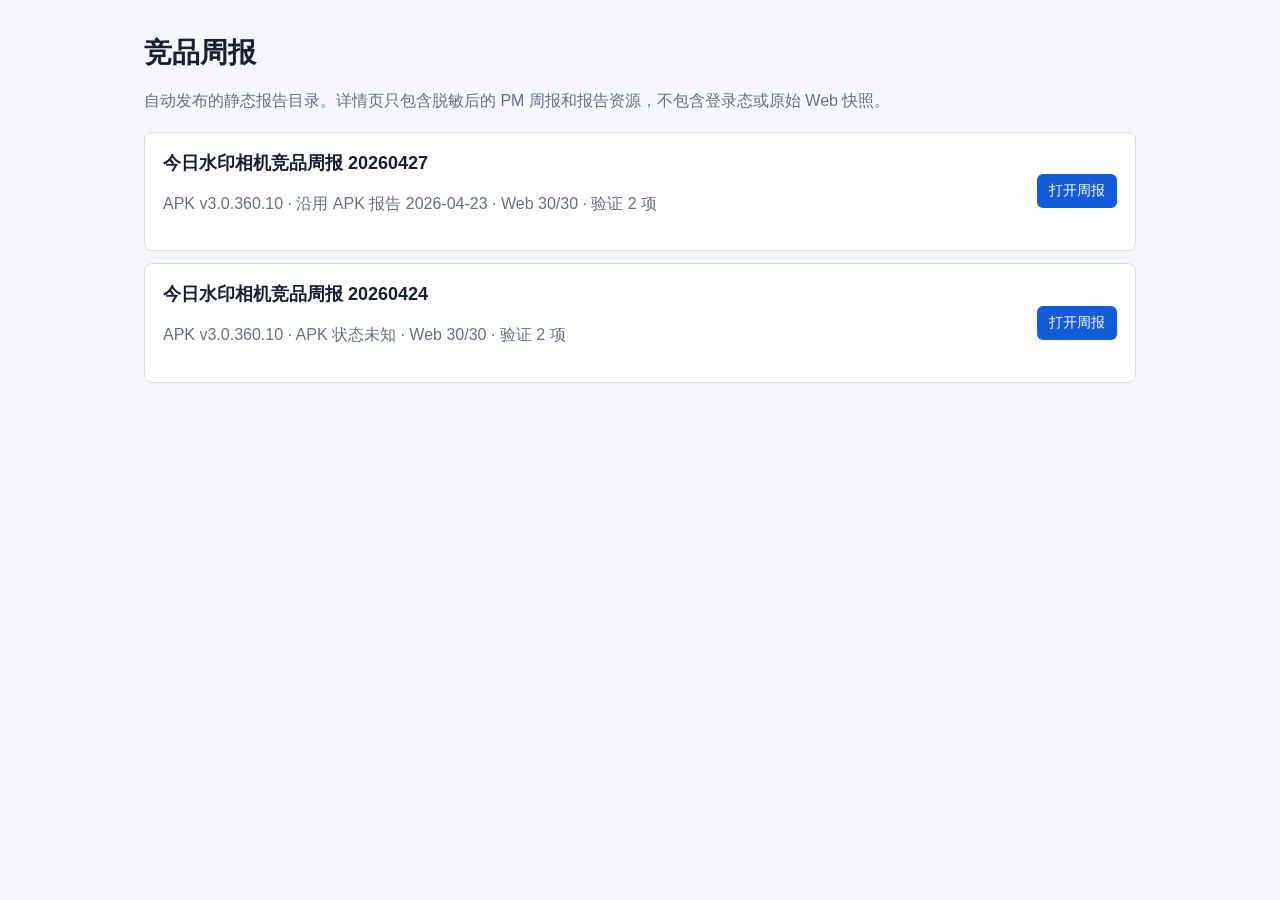
<file: index.html>
<!doctype html>
<html lang="zh-CN">
<head>
  <meta charset="utf-8">
  <meta name="viewport" content="width=device-width, initial-scale=1">
  <title>竞品周报</title>
  <style>
    :root{--bg:#f5f7fb;--panel:#fff;--ink:#172033;--muted:#667085;--line:#d9e0ea;--blue:#145bd7}
    *{box-sizing:border-box}body{margin:0;background:var(--bg);color:var(--ink);font-family:-apple-system,BlinkMacSystemFont,"Segoe UI",sans-serif}
    main{max-width:1040px;margin:0 auto;padding:34px 24px 48px}header{margin-bottom:18px}h1{margin:0;font-size:28px;letter-spacing:0}p{color:var(--muted);line-height:1.6}.card{display:flex;justify-content:space-between;gap:18px;align-items:center;background:var(--panel);border:1px solid var(--line);border-radius:8px;padding:18px;margin:12px 0}.card h2{font-size:18px;margin:0;letter-spacing:0}.card a{white-space:nowrap;text-decoration:none;color:#fff;background:var(--blue);border-radius:6px;padding:8px 12px;font-size:14px}@media(max-width:640px){.card{display:block}.card a{display:inline-flex;margin-top:12px}}
  </style>
</head>
<body>
  <main>
    <header>
      <h1>竞品周报</h1>
      <p>自动发布的静态报告目录。详情页只包含脱敏后的 PM 周报和报告资源，不包含登录态或原始 Web 快照。</p>
    </header>
    <article class="card">
      <div>
        <h2>今日水印相机竞品周报 20260427</h2>
        <p>APK v3.0.360.10 · 沿用 APK 报告 2026-04-23 · Web 30/30 · 验证 2 项</p>
      </div>
      <a href="./reports/weekly-competitor-report-20260427/index.html">打开周报</a>
    </article>
<article class="card">
      <div>
        <h2>今日水印相机竞品周报 20260424</h2>
        <p>APK v3.0.360.10 · APK 状态未知 · Web 30/30 · 验证 2 项</p>
      </div>
      <a href="./reports/weekly-competitor-report-20260424/index.html">打开周报</a>
    </article>
  </main>
</body>
</html>
</file>
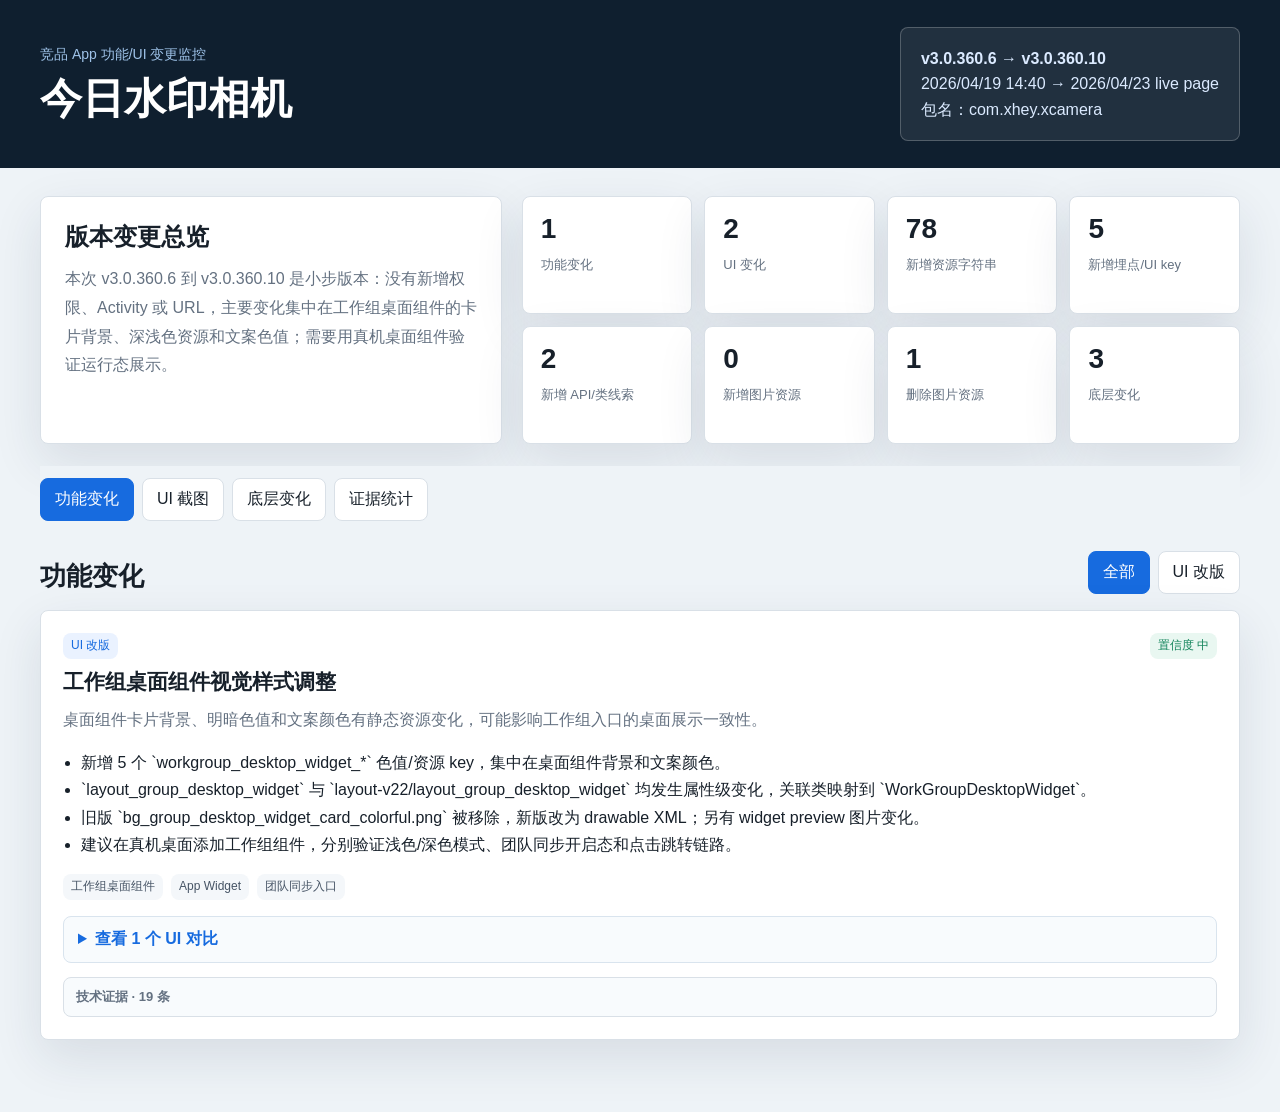
<file: reports/jinri-watermark-camera-3.0.360.6-to-3.0.360.10-20260423/index.html>
<!doctype html>
<html lang="zh-CN">
  <head>
    <meta charset="utf-8" />
    <meta name="viewport" content="width=device-width, initial-scale=1" />
    <title>竞品版本变化报告 - 今日水印相机</title>
    <link rel="stylesheet" href="./styles.css" />
  </head>
  <body>
    <header class="topbar">
      <div class="topbar-inner">
        <div>
          <p class="eyebrow">竞品 App 功能/UI 变更监控</p>
          <h1 id="reportTitle">今日水印相机</h1>
        </div>
        <div class="version-pill" id="versionPill"></div>
      </div>
    </header>

    <main>
      <section class="summary-band">
        <div class="summary-copy">
          <h2>版本变更总览</h2>
          <p id="summaryText"></p>
        </div>
        <div class="metric-grid" id="metricGrid"></div>
      </section>

      <nav class="tabs" aria-label="报告视图">
        <button class="tab active" data-target="features">功能变化</button>
        <button class="tab" data-target="ui">UI 截图</button>
        <button class="tab" data-target="infra">底层变化</button>
        <button class="tab" data-target="evidence">证据统计</button>
      </nav>

      <section id="features" class="panel active">
        <div class="section-head">
          <h2>功能变化</h2>
          <div class="filters" id="featureFilters"></div>
        </div>
        <div class="feature-list" id="featureList"></div>
      </section>

      <section id="ui" class="panel">
        <div class="section-head">
          <h2>静态 UI 还原</h2>
          <p>这里先展示从 APK 反编译/静态解析得到的页面、弹窗、控件 key 和图片素材。它不是运行截图，但能定位新增 UI 的结构和素材证据。</p>
        </div>
        <div class="ui-note" id="uiNote"></div>
        <div class="layout-summary" id="layoutSummary"></div>
        <div class="section-head preview-head">
          <h2>静态页面预览</h2>
          <p id="previewNote"></p>
        </div>
        <div class="ui-preview-grid" id="uiPreviewGrid"></div>
        <details class="technical-details">
          <summary>技术明细：layout/resource 结构 diff</summary>
          <p>这部分是给分析人员追溯证据用的底层反编译结果，默认收起，避免和上方静态页面预览重复。</p>
          <div class="layout-controls">
            <button class="layout-tab active" data-layout-view="added">新增 layout</button>
            <button class="layout-tab" data-layout-view="changed">变更 layout</button>
            <button class="layout-tab" data-layout-view="resources">资源变化</button>
          </div>
          <div class="layout-diff-list" id="layoutDiffList"></div>
        </details>
        <div class="reconstruct-list" id="reconstructList"></div>
        <div class="section-head asset-head">
          <h2>新增/删除图片素材</h2>
          <p>缩略图来自 APK 中真实图片文件；已结合 apktool 解出的 layout/resource diff 辅助定位素材与页面结构的关系。</p>
        </div>
        <div class="asset-tabs">
          <button class="asset-tab active" data-asset="addedImages">新增图片</button>
          <button class="asset-tab" data-asset="removedImages">删除图片</button>
          <button class="asset-tab" data-asset="changedNewImages">变更图片</button>
        </div>
        <div class="asset-grid" id="assetGrid"></div>
      </section>

      <section id="infra" class="panel">
        <div class="section-head">
          <h2>底层变化</h2>
          <p>这里展示 SDK、native 库、监控链路和包体层面的变化，帮助解释功能/UI背后的工程动作。</p>
        </div>
        <div class="infra-list" id="infraList"></div>
      </section>

      <section id="evidence" class="panel">
        <div class="section-head">
          <h2>证据统计</h2>
          <p>所有结论来自 APK 静态分析：DEX 字符串、资源字符串、Manifest、URL/API、埋点和资源文件差异。</p>
        </div>
        <div class="evidence-layout">
          <div class="table-wrap">
            <table>
              <thead>
                <tr>
                  <th>指标</th>
                  <th>数量</th>
                </tr>
              </thead>
              <tbody id="countRows"></tbody>
            </table>
          </div>
          <div class="json-box">
            <h3>Manifest / 图片变化</h3>
            <pre id="rawBox"></pre>
          </div>
        </div>
      </section>
    </main>

    <template id="featureTemplate">
      <article class="feature-card">
        <div class="card-main">
          <div class="card-title-row">
            <div>
              <span class="type-badge"></span>
              <h3></h3>
            </div>
            <span class="confidence"></span>
          </div>
          <p class="impact"></p>
          <ul class="summary-list"></ul>
          <div class="page-tags"></div>
          <div class="feature-preview-slot"></div>
          <details class="feature-evidence-details">
            <summary>技术证据</summary>
            <div class="evidence-content"></div>
          </details>
        </div>
      </article>
    </template>

    <template id="shotTemplate">
      <article class="shot-card">
        <div class="shot-head">
          <div>
            <span class="type-badge"></span>
            <h3></h3>
          </div>
          <span class="confidence"></span>
        </div>
        <div class="comparison">
          <div class="phone old"><span>旧版截图待采集</span></div>
          <div class="phone new"><span>新版截图待采集</span></div>
          <div class="phone diff"><span>差异高亮待生成</span></div>
        </div>
        <div class="ui-tags"></div>
      </article>
    </template>

    <template id="reconstructTemplate">
      <article class="reconstruct-card">
        <div class="reconstruct-main">
          <div class="shot-head">
            <div>
              <span class="type-badge"></span>
              <h3></h3>
            </div>
            <span class="confidence"></span>
          </div>
          <div class="static-phone">
            <div class="phone-bar"></div>
            <div class="phone-title"></div>
            <div class="wire-list"></div>
          </div>
        </div>
        <aside class="reconstruct-side">
          <h4>静态 UI key</h4>
          <div class="key-list"></div>
          <h4>关联证据</h4>
          <div class="mini-evidence"></div>
        </aside>
      </article>
    </template>

    <template id="layoutDiffTemplate">
      <article class="layout-card">
        <div class="layout-card-head">
          <div>
            <span class="type-badge"></span>
            <h3></h3>
          </div>
          <span class="layout-count"></span>
        </div>
        <div class="layout-tree"></div>
      </article>
    </template>

    <template id="uiPreviewTemplate">
      <article class="ui-preview-card">
        <div class="preview-frame">
          <img alt="" />
        </div>
        <div class="preview-meta">
          <span class="type-badge"></span>
          <h3></h3>
          <p></p>
          <div class="preview-classes"></div>
        </div>
      </article>
    </template>

    <script src="./app.js"></script>
  </body>
</html>
</file>
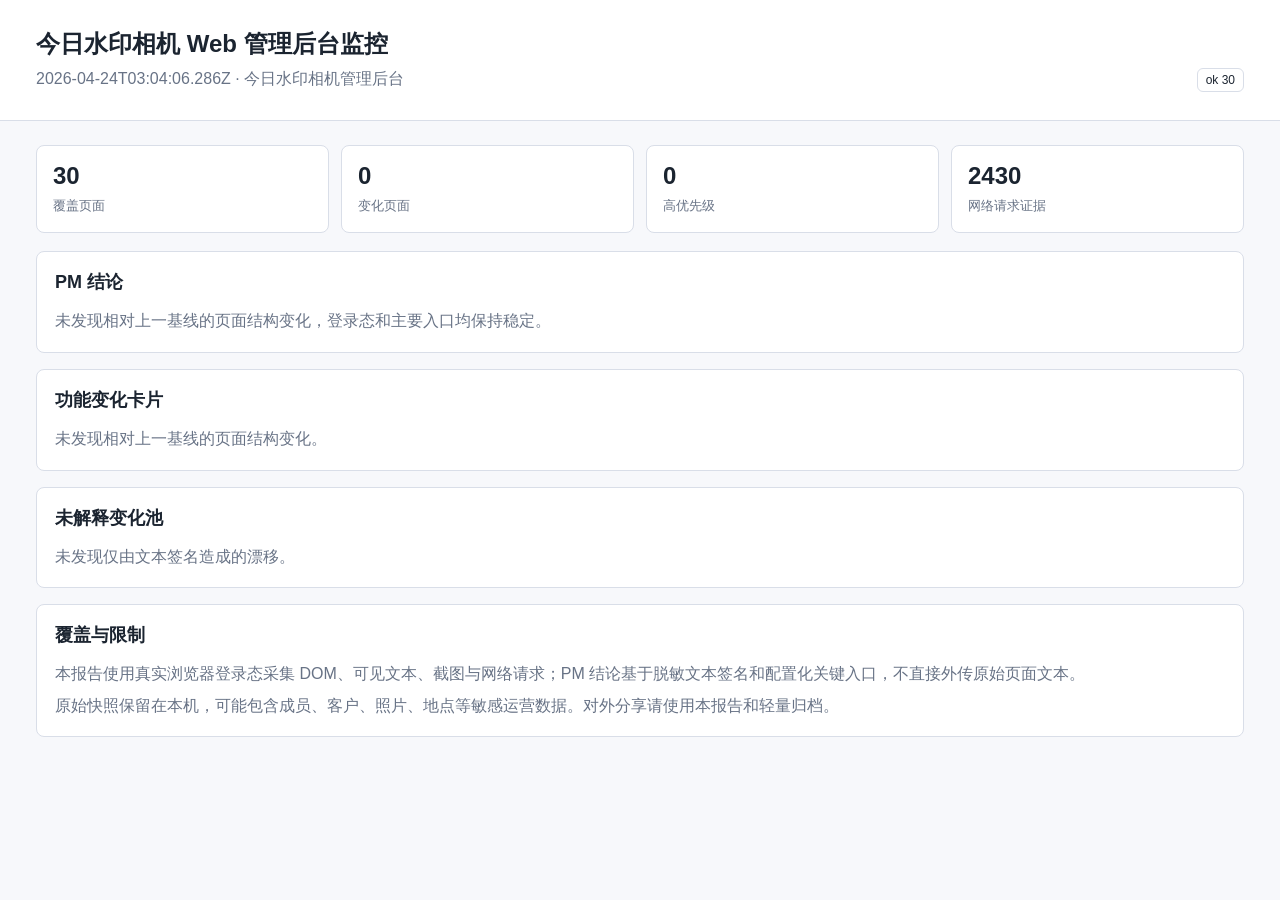
<file: reports/web-admin-monitor-20260424/index.html>
<!doctype html>
<html lang="zh-CN">
<head>
  <meta charset="utf-8">
  <meta name="viewport" content="width=device-width, initial-scale=1">
  <title>今日水印相机 Web 管理后台监控</title>
  <link rel="stylesheet" href="./styles.css">
</head>
<body>
  <header class="topbar">
    <div>
      <h1>今日水印相机 Web 管理后台监控</h1>
      <p>2026-04-24T03:04:06.286Z · 今日水印相机管理后台</p>
    </div>
    <div class="status"><span class="pill">ok 30</span></div>
  </header>
  <main>
    <section class="summary">
      <div><span>30</span><p>覆盖页面</p></div>
      <div><span>0</span><p>变化页面</p></div>
      <div><span>0</span><p>高优先级</p></div>
      <div><span>2430</span><p>网络请求证据</p></div>
    </section>
    <section class="panel">
      <h2>PM 结论</h2>
      <p>未发现相对上一基线的页面结构变化，登录态和主要入口均保持稳定。</p>
    </section>
    <section class="panel">
      <h2>功能变化卡片</h2>
      <p>未发现相对上一基线的页面结构变化。</p>
    </section>
    <section class="panel">
      <h2>未解释变化池</h2>
      <p>未发现仅由文本签名造成的漂移。</p>
    </section>
    <section class="panel">
      <h2>覆盖与限制</h2>
      <p>本报告使用真实浏览器登录态采集 DOM、可见文本、截图与网络请求；PM 结论基于脱敏文本签名和配置化关键入口，不直接外传原始页面文本。</p>
      <p>原始快照保留在本机，可能包含成员、客户、照片、地点等敏感运营数据。对外分享请使用本报告和轻量归档。</p>
    </section>
  </main>
</body>
</html>
</file>
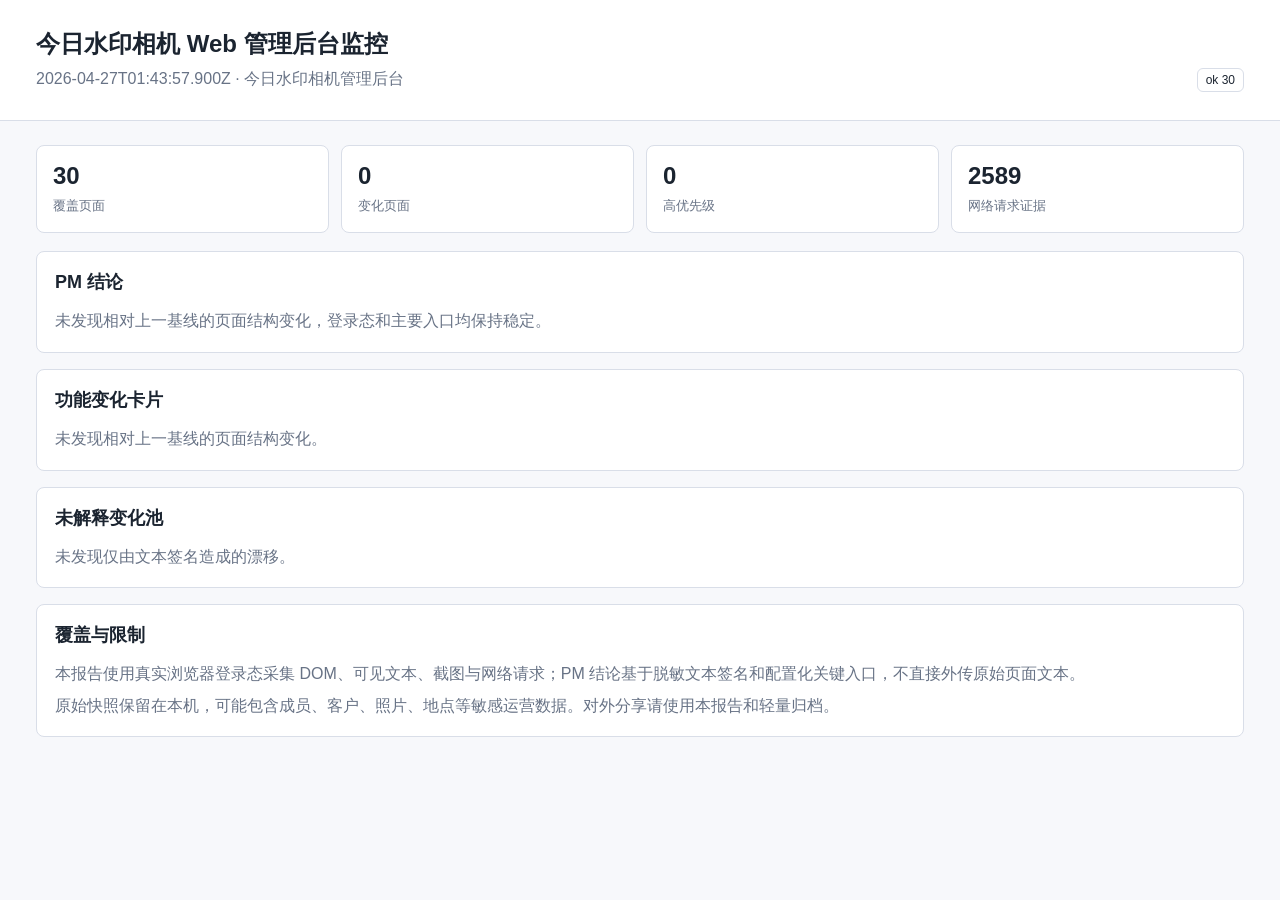
<file: reports/web-admin-monitor-20260427/index.html>
<!doctype html>
<html lang="zh-CN">
<head>
  <meta charset="utf-8">
  <meta name="viewport" content="width=device-width, initial-scale=1">
  <title>今日水印相机 Web 管理后台监控</title>
  <link rel="stylesheet" href="./styles.css">
</head>
<body>
  <header class="topbar">
    <div>
      <h1>今日水印相机 Web 管理后台监控</h1>
      <p>2026-04-27T01:43:57.900Z · 今日水印相机管理后台</p>
    </div>
    <div class="status"><span class="pill">ok 30</span></div>
  </header>
  <main>
    <section class="summary">
      <div><span>30</span><p>覆盖页面</p></div>
      <div><span>0</span><p>变化页面</p></div>
      <div><span>0</span><p>高优先级</p></div>
      <div><span>2589</span><p>网络请求证据</p></div>
    </section>
    <section class="panel">
      <h2>PM 结论</h2>
      <p>未发现相对上一基线的页面结构变化，登录态和主要入口均保持稳定。</p>
    </section>
    <section class="panel">
      <h2>功能变化卡片</h2>
      <p>未发现相对上一基线的页面结构变化。</p>
    </section>
    <section class="panel">
      <h2>未解释变化池</h2>
      <p>未发现仅由文本签名造成的漂移。</p>
    </section>
    <section class="panel">
      <h2>覆盖与限制</h2>
      <p>本报告使用真实浏览器登录态采集 DOM、可见文本、截图与网络请求；PM 结论基于脱敏文本签名和配置化关键入口，不直接外传原始页面文本。</p>
      <p>原始快照保留在本机，可能包含成员、客户、照片、地点等敏感运营数据。对外分享请使用本报告和轻量归档。</p>
    </section>
  </main>
</body>
</html>
</file>
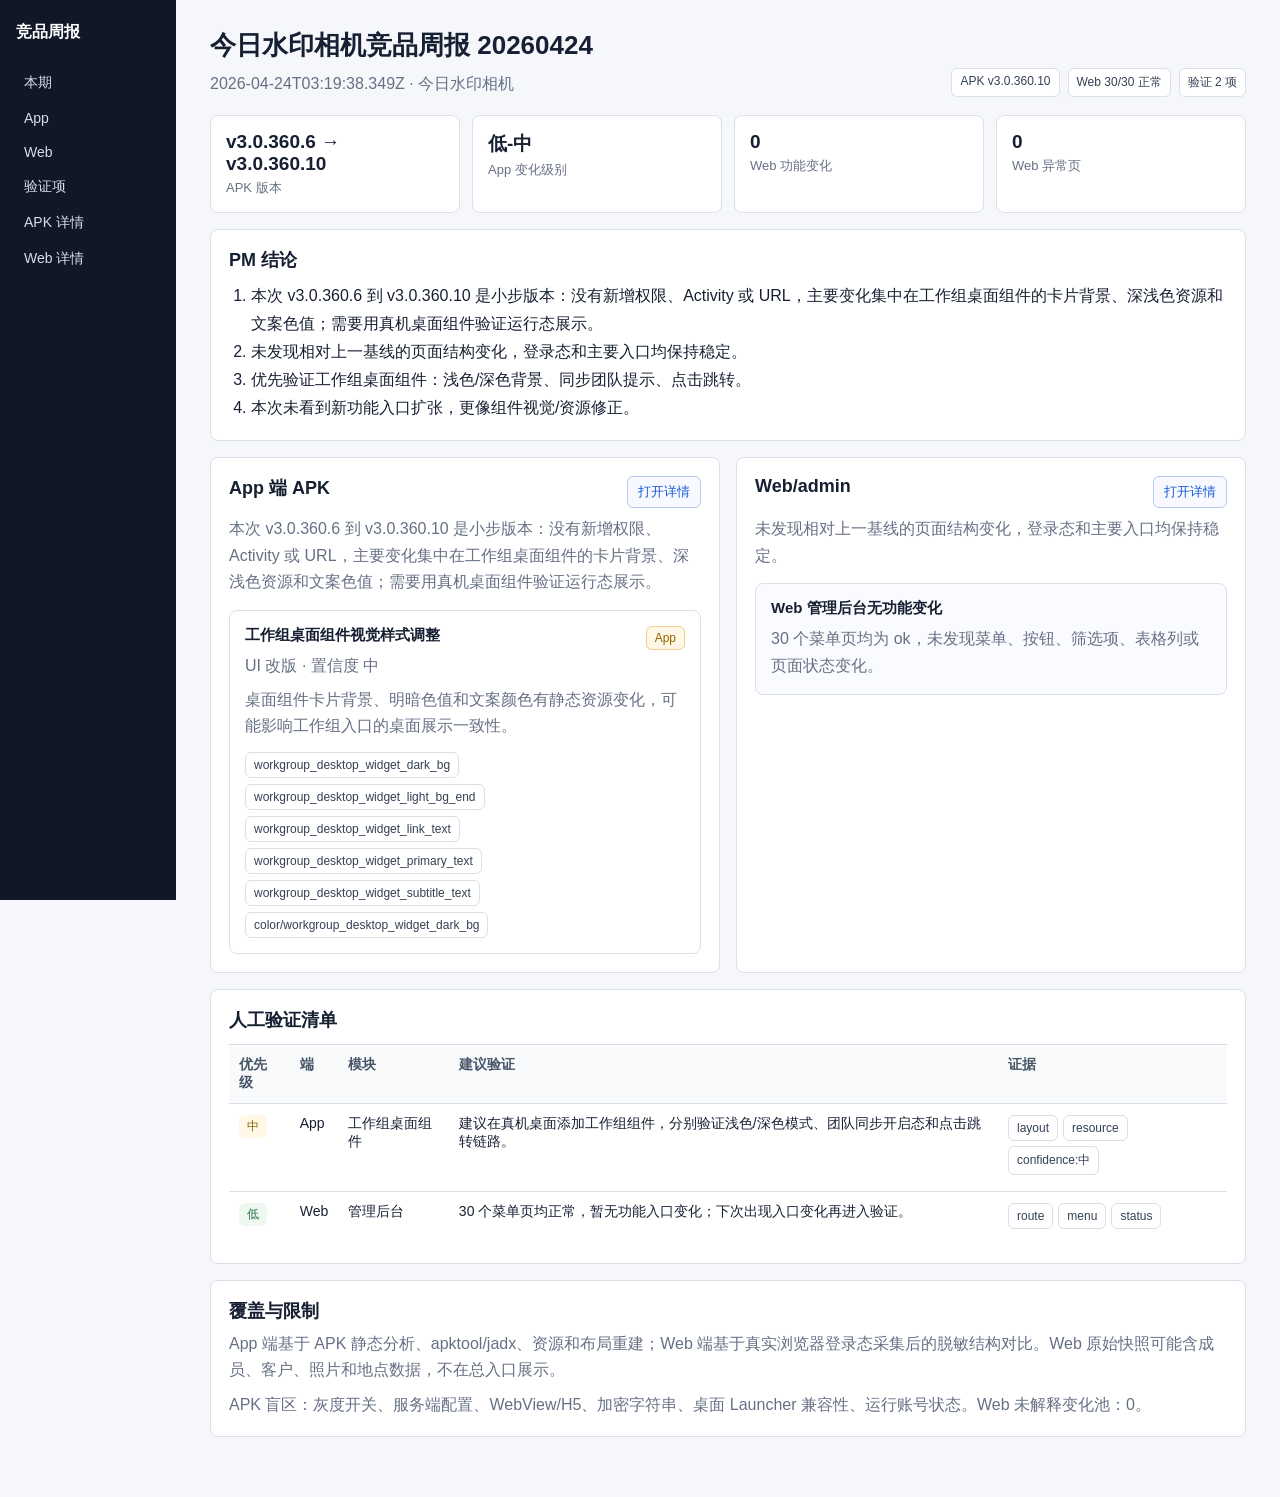
<file: reports/weekly-competitor-report-20260424/index.html>
<!doctype html>
<html lang="zh-CN">
<head>
  <meta charset="utf-8">
  <meta name="viewport" content="width=device-width, initial-scale=1">
  <title>今日水印相机竞品周报 20260424</title>
  <link rel="stylesheet" href="./styles.css">
</head>
<body>
  <aside class="rail">
    <div class="brand">竞品周报</div>
    <a href="#summary">本期</a>
    <a href="#app">App</a>
    <a href="#web">Web</a>
    <a href="#validation">验证项</a>
    <a href="../jinri-watermark-camera-3.0.360.6-to-3.0.360.10-20260423/index.html">APK 详情</a>
    <a href="../web-admin-monitor-20260424/index.html">Web 详情</a>
  </aside>
  <main>
    <header id="summary" class="header">
      <div>
        <h1>今日水印相机竞品周报 20260424</h1>
        <p>2026-04-24T03:19:38.349Z · 今日水印相机</p>
      </div>
      <div class="chips">
        <span>APK v3.0.360.10</span>
        <span>Web 30/30 正常</span>
        <span>验证 2 项</span>
      </div>
    </header>

    <section class="metrics">
      <div><strong>v3.0.360.6 → v3.0.360.10</strong><span>APK 版本</span></div>
      <div><strong>低-中</strong><span>App 变化级别</span></div>
      <div><strong>0</strong><span>Web 功能变化</span></div>
      <div><strong>0</strong><span>Web 异常页</span></div>
    </section>

    <section class="panel">
      <h2>PM 结论</h2>
      <ol><li>本次 v3.0.360.6 到 v3.0.360.10 是小步版本：没有新增权限、Activity 或 URL，主要变化集中在工作组桌面组件的卡片背景、深浅色资源和文案色值；需要用真机桌面组件验证运行态展示。</li><li>未发现相对上一基线的页面结构变化，登录态和主要入口均保持稳定。</li><li>优先验证工作组桌面组件：浅色/深色背景、同步团队提示、点击跳转。</li><li>本次未看到新功能入口扩张，更像组件视觉/资源修正。</li></ol>
    </section>

    <section id="app" class="split">
      <div class="panel">
        <div class="section-head">
          <h2>App 端 APK</h2>
          <a class="button" href="../jinri-watermark-camera-3.0.360.6-to-3.0.360.10-20260423/index.html">打开详情</a>
        </div>
        <p>本次 v3.0.360.6 到 v3.0.360.10 是小步版本：没有新增权限、Activity 或 URL，主要变化集中在工作组桌面组件的卡片背景、深浅色资源和文案色值；需要用真机桌面组件验证运行态展示。</p>
        <article class="card">
        <div class="card-head">
          <div>
            <h3>工作组桌面组件视觉样式调整</h3>
            <p>UI 改版 · 置信度 中</p>
          </div>
          <span class="badge warn">App</span>
        </div>
        <p>桌面组件卡片背景、明暗色值和文案颜色有静态资源变化，可能影响工作组入口的桌面展示一致性。</p>
        <div class="badges"><span>workgroup_desktop_widget_dark_bg</span><span>workgroup_desktop_widget_light_bg_end</span><span>workgroup_desktop_widget_link_text</span><span>workgroup_desktop_widget_primary_text</span><span>workgroup_desktop_widget_subtitle_text</span><span>color/workgroup_desktop_widget_dark_bg</span></div>
      </article>
      </div>
      <div id="web" class="panel">
        <div class="section-head">
          <h2>Web/admin</h2>
          <a class="button" href="../web-admin-monitor-20260424/index.html">打开详情</a>
        </div>
        <p>未发现相对上一基线的页面结构变化，登录态和主要入口均保持稳定。</p>
        <article class="card muted-card"><h3>Web 管理后台无功能变化</h3><p>30 个菜单页均为 ok，未发现菜单、按钮、筛选项、表格列或页面状态变化。</p></article>
      </div>
    </section>

    <section id="validation" class="panel">
      <h2>人工验证清单</h2>
      <table>
        <thead><tr><th>优先级</th><th>端</th><th>模块</th><th>建议验证</th><th>证据</th></tr></thead>
        <tbody><tr>
        <td><span class="priority medium">中</span></td>
        <td>App</td>
        <td>工作组桌面组件</td>
        <td>建议在真机桌面添加工作组组件，分别验证浅色/深色模式、团队同步开启态和点击跳转链路。</td>
        <td><span class="mini">layout</span><span class="mini">resource</span><span class="mini">confidence:中</span></td>
      </tr><tr>
        <td><span class="priority low">低</span></td>
        <td>Web</td>
        <td>管理后台</td>
        <td>30 个菜单页均正常，暂无功能入口变化；下次出现入口变化再进入验证。</td>
        <td><span class="mini">route</span><span class="mini">menu</span><span class="mini">status</span></td>
      </tr></tbody>
      </table>
    </section>

    <section class="panel">
      <h2>覆盖与限制</h2>
      <p>App 端基于 APK 静态分析、apktool/jadx、资源和布局重建；Web 端基于真实浏览器登录态采集后的脱敏结构对比。Web 原始快照可能含成员、客户、照片和地点数据，不在总入口展示。</p>
      <p>APK 盲区：灰度开关、服务端配置、WebView/H5、加密字符串、桌面 Launcher 兼容性、运行账号状态。Web 未解释变化池：0。</p>
    </section>
  </main>
</body>
</html>
</file>
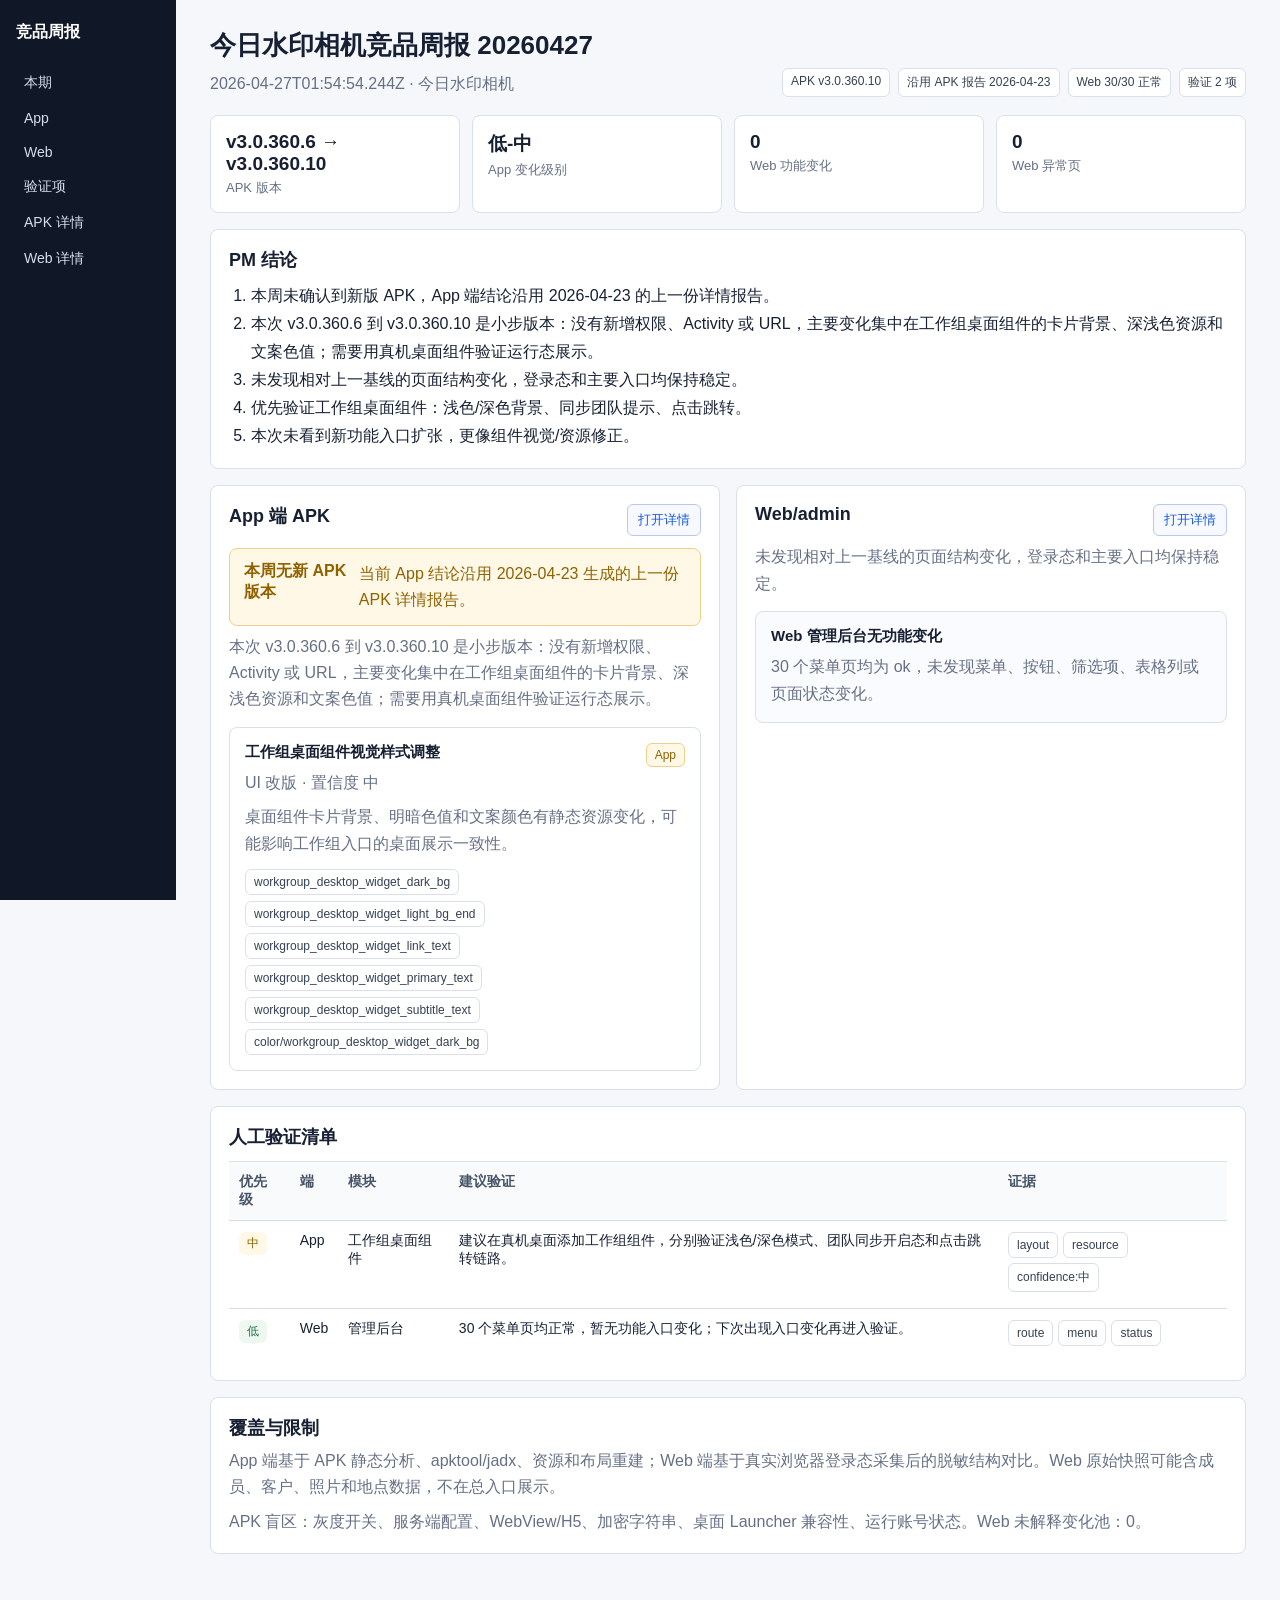
<file: reports/weekly-competitor-report-20260427/index.html>
<!doctype html>
<html lang="zh-CN">
<head>
  <meta charset="utf-8">
  <meta name="viewport" content="width=device-width, initial-scale=1">
  <title>今日水印相机竞品周报 20260427</title>
  <link rel="stylesheet" href="./styles.css">
</head>
<body>
  <aside class="rail">
    <div class="brand">竞品周报</div>
    <a href="#summary">本期</a>
    <a href="#app">App</a>
    <a href="#web">Web</a>
    <a href="#validation">验证项</a>
    <a href="../jinri-watermark-camera-3.0.360.6-to-3.0.360.10-20260423/index.html">APK 详情</a>
    <a href="../web-admin-monitor-20260427/index.html">Web 详情</a>
  </aside>
  <main>
    <header id="summary" class="header">
      <div>
        <h1>今日水印相机竞品周报 20260427</h1>
        <p>2026-04-27T01:54:54.244Z · 今日水印相机</p>
      </div>
      <div class="chips">
        <span>APK v3.0.360.10</span>
        <span>沿用 APK 报告 2026-04-23</span>
        <span>Web 30/30 正常</span>
        <span>验证 2 项</span>
      </div>
    </header>

    <section class="metrics">
      <div><strong>v3.0.360.6 → v3.0.360.10</strong><span>APK 版本</span></div>
      <div><strong>低-中</strong><span>App 变化级别</span></div>
      <div><strong>0</strong><span>Web 功能变化</span></div>
      <div><strong>0</strong><span>Web 异常页</span></div>
    </section>

    <section class="panel">
      <h2>PM 结论</h2>
      <ol><li>本周未确认到新版 APK，App 端结论沿用 2026-04-23 的上一份详情报告。</li><li>本次 v3.0.360.6 到 v3.0.360.10 是小步版本：没有新增权限、Activity 或 URL，主要变化集中在工作组桌面组件的卡片背景、深浅色资源和文案色值；需要用真机桌面组件验证运行态展示。</li><li>未发现相对上一基线的页面结构变化，登录态和主要入口均保持稳定。</li><li>优先验证工作组桌面组件：浅色/深色背景、同步团队提示、点击跳转。</li><li>本次未看到新功能入口扩张，更像组件视觉/资源修正。</li></ol>
    </section>

    <section id="app" class="split">
      <div class="panel">
        <div class="section-head">
          <h2>App 端 APK</h2>
          <a class="button" href="../jinri-watermark-camera-3.0.360.6-to-3.0.360.10-20260423/index.html">打开详情</a>
        </div>
        <div class="notice warn">
        <strong>本周无新 APK 版本</strong>
        <span>当前 App 结论沿用 2026-04-23 生成的上一份 APK 详情报告。</span>
      </div>
        <p>本次 v3.0.360.6 到 v3.0.360.10 是小步版本：没有新增权限、Activity 或 URL，主要变化集中在工作组桌面组件的卡片背景、深浅色资源和文案色值；需要用真机桌面组件验证运行态展示。</p>
        <article class="card">
        <div class="card-head">
          <div>
            <h3>工作组桌面组件视觉样式调整</h3>
            <p>UI 改版 · 置信度 中</p>
          </div>
          <span class="badge warn">App</span>
        </div>
        <p>桌面组件卡片背景、明暗色值和文案颜色有静态资源变化，可能影响工作组入口的桌面展示一致性。</p>
        <div class="badges"><span>workgroup_desktop_widget_dark_bg</span><span>workgroup_desktop_widget_light_bg_end</span><span>workgroup_desktop_widget_link_text</span><span>workgroup_desktop_widget_primary_text</span><span>workgroup_desktop_widget_subtitle_text</span><span>color/workgroup_desktop_widget_dark_bg</span></div>
      </article>
      </div>
      <div id="web" class="panel">
        <div class="section-head">
          <h2>Web/admin</h2>
          <a class="button" href="../web-admin-monitor-20260427/index.html">打开详情</a>
        </div>
        <p>未发现相对上一基线的页面结构变化，登录态和主要入口均保持稳定。</p>
        <article class="card muted-card"><h3>Web 管理后台无功能变化</h3><p>30 个菜单页均为 ok，未发现菜单、按钮、筛选项、表格列或页面状态变化。</p></article>
      </div>
    </section>

    <section id="validation" class="panel">
      <h2>人工验证清单</h2>
      <table>
        <thead><tr><th>优先级</th><th>端</th><th>模块</th><th>建议验证</th><th>证据</th></tr></thead>
        <tbody><tr>
        <td><span class="priority medium">中</span></td>
        <td>App</td>
        <td>工作组桌面组件</td>
        <td>建议在真机桌面添加工作组组件，分别验证浅色/深色模式、团队同步开启态和点击跳转链路。</td>
        <td><span class="mini">layout</span><span class="mini">resource</span><span class="mini">confidence:中</span></td>
      </tr><tr>
        <td><span class="priority low">低</span></td>
        <td>Web</td>
        <td>管理后台</td>
        <td>30 个菜单页均正常，暂无功能入口变化；下次出现入口变化再进入验证。</td>
        <td><span class="mini">route</span><span class="mini">menu</span><span class="mini">status</span></td>
      </tr></tbody>
      </table>
    </section>

    <section class="panel">
      <h2>覆盖与限制</h2>
      <p>App 端基于 APK 静态分析、apktool/jadx、资源和布局重建；Web 端基于真实浏览器登录态采集后的脱敏结构对比。Web 原始快照可能含成员、客户、照片和地点数据，不在总入口展示。</p>
      <p>APK 盲区：灰度开关、服务端配置、WebView/H5、加密字符串、桌面 Launcher 兼容性、运行账号状态。Web 未解释变化池：0。</p>
    </section>
  </main>
</body>
</html>
</file>
<file: reports/jinri-watermark-camera-3.0.360.6-to-3.0.360.10-20260423/styles.css>
:root {
  color-scheme: light;
  --ink: #17202a;
  --muted: #647181;
  --line: #d9e0e7;
  --soft: #f4f7fa;
  --paper: #ffffff;
  --blue: #176bdf;
  --green: #13845b;
  --amber: #b46600;
  --red: #bd3a31;
  --cyan: #0b7b8f;
  --shadow: 0 18px 50px rgba(30, 45, 70, 0.11);
}

* {
  box-sizing: border-box;
}

body {
  margin: 0;
  font-family: Inter, -apple-system, BlinkMacSystemFont, "Segoe UI", "PingFang SC", "Microsoft YaHei", sans-serif;
  color: var(--ink);
  background: #eef3f7;
}

.topbar {
  background: #0f1f2f;
  color: #fff;
}

.topbar-inner {
  width: min(1200px, calc(100% - 40px));
  min-height: 168px;
  margin: 0 auto;
  display: flex;
  align-items: center;
  justify-content: space-between;
  gap: 28px;
}

.eyebrow {
  margin: 0 0 12px;
  color: #9fc3e9;
  font-size: 14px;
}

h1,
h2,
h3,
p {
  margin-top: 0;
}

h1 {
  margin-bottom: 0;
  font-size: 42px;
  line-height: 1.1;
  font-weight: 760;
}

.version-pill {
  border: 1px solid rgba(255, 255, 255, 0.22);
  background: rgba(255, 255, 255, 0.08);
  padding: 18px 20px;
  border-radius: 8px;
  min-width: 310px;
  color: #dbeaff;
  line-height: 1.6;
}

main {
  width: min(1200px, calc(100% - 40px));
  margin: 28px auto 72px;
}

.summary-band {
  display: grid;
  grid-template-columns: minmax(280px, 0.9fr) minmax(320px, 1.4fr);
  gap: 20px;
  align-items: stretch;
  margin-bottom: 22px;
}

.summary-copy {
  background: var(--paper);
  border: 1px solid var(--line);
  border-radius: 8px;
  padding: 24px;
  box-shadow: var(--shadow);
}

.summary-copy h2 {
  font-size: 24px;
  margin-bottom: 12px;
}

.summary-copy p {
  color: var(--muted);
  line-height: 1.8;
  margin: 0;
}

.metric-grid {
  display: grid;
  grid-template-columns: repeat(4, minmax(0, 1fr));
  gap: 12px;
}

.metric {
  min-height: 118px;
  background: var(--paper);
  border: 1px solid var(--line);
  border-radius: 8px;
  padding: 18px;
  box-shadow: var(--shadow);
}

.metric strong {
  display: block;
  font-size: 28px;
  line-height: 1;
  margin-bottom: 12px;
}

.metric span {
  color: var(--muted);
  font-size: 13px;
}

.tabs {
  position: sticky;
  top: 0;
  z-index: 10;
  display: flex;
  gap: 8px;
  padding: 12px 0;
  background: #eef3f7;
}

.tab,
.filter {
  appearance: none;
  border: 1px solid var(--line);
  background: var(--paper);
  color: var(--ink);
  border-radius: 8px;
  padding: 10px 14px;
  font: inherit;
  cursor: pointer;
}

.tab.active,
.filter.active {
  background: var(--blue);
  color: white;
  border-color: var(--blue);
}

.panel {
  display: none;
}

.panel.active {
  display: block;
}

.section-head {
  display: flex;
  justify-content: space-between;
  gap: 20px;
  align-items: end;
  margin: 18px 0 16px;
}

.section-head h2 {
  margin-bottom: 0;
  font-size: 26px;
}

.section-head p {
  margin-bottom: 0;
  max-width: 680px;
  color: var(--muted);
  line-height: 1.7;
}

.filters {
  display: flex;
  flex-wrap: wrap;
  gap: 8px;
  justify-content: flex-end;
}

.feature-list,
.infra-list {
  display: grid;
  gap: 14px;
}

.feature-card,
.infra-card {
  background: var(--paper);
  border: 1px solid var(--line);
  border-radius: 8px;
  box-shadow: var(--shadow);
}

.feature-card {
  display: block;
}

.card-main,
.infra-card {
  padding: 22px;
}

.card-title-row,
.shot-head,
.infra-head {
  display: flex;
  justify-content: space-between;
  gap: 16px;
  align-items: flex-start;
}

.type-badge,
.confidence,
.tag {
  display: inline-flex;
  align-items: center;
  min-height: 26px;
  border-radius: 8px;
  padding: 4px 8px;
  font-size: 12px;
  line-height: 1.3;
}

.type-badge {
  background: #eaf2ff;
  color: var(--blue);
  margin-bottom: 9px;
}

.confidence {
  background: #e9f7f1;
  color: var(--green);
  white-space: nowrap;
}

.card-main h3,
.shot-card h3,
.infra-card h3 {
  margin-bottom: 10px;
  font-size: 21px;
}

.impact {
  color: var(--muted);
  line-height: 1.7;
}

.summary-list {
  padding-left: 18px;
  margin: 0 0 16px;
  line-height: 1.7;
}

.page-tags,
.ui-tags {
  display: flex;
  flex-wrap: wrap;
  gap: 8px;
}

.tag {
  background: var(--soft);
  color: #465465;
}

.evidence-content {
  display: none;
  max-height: 360px;
  overflow: auto;
  border: 1px solid var(--line);
  background: white;
  border-radius: 8px;
  padding: 12px;
}

.evidence-content.open,
.feature-evidence-details[open] .evidence-content {
  display: block;
}

.evidence-toggle {
  appearance: none;
  cursor: pointer;
  display: inline-flex;
  align-items: center;
  min-height: 34px;
  margin-top: 14px;
  border: 1px solid #d9e4ee;
  border-radius: 8px;
  background: #f8fbfd;
  color: var(--muted);
  padding: 8px 12px;
  font: inherit;
  font-size: 13px;
  font-weight: 700;
}

.evidence-toggle.active {
  color: var(--blue);
  background: #eef6ff;
  border-color: #bdd7f3;
}

.evidence-content code,
.json-box pre {
  display: block;
  white-space: pre-wrap;
  word-break: break-word;
  font-size: 12px;
  line-height: 1.6;
}

.feature-preview-details {
  margin-top: 16px;
  border: 1px solid #d9e4ee;
  border-radius: 8px;
  background: #f8fbfd;
}

.feature-preview-toggle {
  cursor: pointer;
  padding: 12px 14px;
  color: var(--blue);
  font-weight: 750;
}

.feature-preview-panel {
  border-top: 1px solid #d9e4ee;
  padding: 14px;
}

.feature-preview-grid {
  display: grid;
  grid-template-columns: 1fr;
  gap: 16px;
}

.feature-preview-card {
  min-width: 0;
  overflow: hidden;
  border: 1px solid #d9e4ee;
  border-radius: 8px;
  background: #ffffff;
  display: grid;
  grid-template-columns: minmax(620px, 1.45fr) minmax(220px, 0.55fr);
}

.feature-preview-frame {
  background: #e8eef5;
  padding: 16px;
  border-right: 1px solid #d9e4ee;
}

.feature-preview-frame .preview-pane img {
  width: min(100%, 320px);
}

.feature-preview-empty {
  width: min(100%, 320px);
  aspect-ratio: 390 / 980;
  display: grid;
  place-items: center;
  border: 1px dashed #b8c7d6;
  border-radius: 8px;
  background: #f6f9fc;
  color: #6c7a89;
  font-size: 12px;
  line-height: 1.5;
  text-align: center;
  padding: 12px;
}

.feature-preview-meta {
  padding: 16px;
}

.feature-preview-meta h4 {
  margin: 6px 0;
  font-size: 15px;
  line-height: 1.35;
}

.feature-preview-meta p {
  margin: 0 0 8px;
  color: var(--muted);
  font-size: 12px;
  line-height: 1.5;
  word-break: break-word;
}

.feature-evidence-details {
  margin-top: 14px;
  border: 1px solid var(--line);
  border-radius: 8px;
  background: #f8fbfd;
}

.feature-evidence-details summary {
  cursor: pointer;
  display: flex;
  align-items: center;
  min-height: 38px;
  padding: 0 12px;
  color: var(--muted);
  font-size: 13px;
  font-weight: 700;
  list-style-position: inside;
}

.feature-evidence-details[open] summary {
  color: var(--blue);
  border-bottom: 1px solid var(--line);
  background: #eef6ff;
}

.feature-evidence-details .evidence-content {
  margin: 12px;
  max-height: 220px;
  background: #ffffff;
}

.shot-grid {
  display: grid;
  grid-template-columns: repeat(2, minmax(0, 1fr));
  gap: 16px;
}

.ui-note {
  margin-bottom: 16px;
  padding: 14px 16px;
  background: #fff8e8;
  border: 1px solid #f0d49c;
  border-radius: 8px;
  color: #755118;
  line-height: 1.7;
}

.layout-summary {
  display: grid;
  grid-template-columns: repeat(5, minmax(0, 1fr));
  gap: 10px;
  margin-bottom: 14px;
}

.layout-metric {
  background: var(--paper);
  border: 1px solid var(--line);
  border-radius: 8px;
  padding: 14px;
  box-shadow: var(--shadow);
}

.layout-metric strong {
  display: block;
  font-size: 22px;
  margin-bottom: 6px;
}

.layout-metric span {
  color: var(--muted);
  font-size: 12px;
}

.layout-controls {
  display: flex;
  gap: 8px;
  flex-wrap: wrap;
  margin-bottom: 14px;
}

.technical-details {
  margin: 8px 0 24px;
  border: 1px solid var(--line);
  border-radius: 8px;
  background: #f8fbfd;
  box-shadow: var(--shadow);
}

.technical-details summary {
  cursor: pointer;
  padding: 16px 18px;
  color: #24364b;
  font-weight: 750;
}

.technical-details > p {
  margin: 0 18px 14px;
  color: var(--muted);
  line-height: 1.7;
}

.technical-details .layout-controls {
  margin: 0 18px 14px;
}

.technical-details .layout-diff-list {
  margin: 0 18px 18px;
}

.layout-tab {
  appearance: none;
  border: 1px solid var(--line);
  background: var(--paper);
  border-radius: 8px;
  padding: 10px 14px;
  font: inherit;
  cursor: pointer;
}

.layout-tab.active {
  background: var(--blue);
  border-color: var(--blue);
  color: white;
}

.layout-diff-list {
  display: grid;
  grid-template-columns: repeat(2, minmax(0, 1fr));
  gap: 14px;
  margin-bottom: 24px;
}

.layout-card {
  background: var(--paper);
  border: 1px solid var(--line);
  border-radius: 8px;
  box-shadow: var(--shadow);
  padding: 18px;
}

.layout-card-head {
  display: flex;
  justify-content: space-between;
  gap: 12px;
  align-items: flex-start;
  margin-bottom: 12px;
}

.layout-links {
  display: flex;
  flex-wrap: wrap;
  align-items: center;
  gap: 8px;
  margin-bottom: 12px;
  padding: 10px 12px;
  border: 1px solid var(--line);
  border-radius: 8px;
  background: #f7fafc;
}

.layout-links strong {
  color: var(--text);
  font-size: 13px;
}

.layout-links code {
  max-width: 100%;
  overflow-wrap: anywhere;
  padding: 4px 7px;
  border-radius: 6px;
  background: #ffffff;
  color: var(--muted);
  font-size: 12px;
}

.layout-count {
  color: var(--muted);
  font-size: 12px;
  white-space: nowrap;
}

.layout-tree {
  display: grid;
  gap: 8px;
  max-height: 520px;
  overflow: auto;
}

.tree-row {
  border: 1px solid #dae3ec;
  border-radius: 8px;
  padding: 8px 10px;
  background: #fbfdff;
  font-size: 12px;
  line-height: 1.5;
}

.tree-row strong {
  color: #223247;
}

.tree-row code {
  color: #57677a;
  word-break: break-word;
}

.resource-list {
  display: grid;
  gap: 8px;
}

.preview-head {
  margin-top: 26px;
}

.ui-preview-grid {
  display: grid;
  grid-template-columns: repeat(3, minmax(0, 1fr));
  gap: 16px;
  margin-bottom: 24px;
}

.ui-preview-card {
  background: var(--paper);
  border: 1px solid var(--line);
  border-radius: 8px;
  box-shadow: var(--shadow);
  overflow: hidden;
}

.preview-frame {
  background: #dfe7ef;
  display: grid;
  place-items: center;
  padding: 14px;
  border-bottom: 1px solid var(--line);
}

.preview-frame img {
  width: min(100%, 260px);
  height: auto;
  display: block;
  border-radius: 8px;
}

.preview-pair {
  width: 100%;
  display: grid;
  grid-template-columns: repeat(2, minmax(0, 1fr));
  gap: 10px;
}

.preview-pane {
  min-width: 0;
  display: grid;
  gap: 6px;
  justify-items: center;
}

.preview-pane span {
  color: #526377;
  font-size: 12px;
  font-weight: 700;
}

.preview-pane img {
  width: min(100%, 170px);
}

.preview-meta {
  padding: 14px;
}

.preview-meta h3 {
  margin: 8px 0 6px;
  font-size: 16px;
}

.preview-meta p {
  margin: 0 0 10px;
  color: var(--muted);
  line-height: 1.5;
  font-size: 12px;
  word-break: break-word;
}

.preview-classes {
  display: flex;
  flex-wrap: wrap;
  gap: 6px;
}

.preview-classes code {
  max-width: 100%;
  overflow-wrap: anywhere;
  border: 1px solid #d5e0ea;
  border-radius: 6px;
  background: #f7fafc;
  color: #526377;
  padding: 4px 6px;
  font-size: 11px;
}

.preview-classes .change-chip {
  border-color: #bfe4cc;
  background: #eefaf3;
  color: #137b5b;
}

.preview-classes .state-chip {
  border-color: #f2d59a;
  background: #fff8e8;
  color: #8a5b00;
}

.preview-classes .item-chip {
  border-color: #bdd7f3;
  background: #eef6ff;
  color: #315f8d;
}

.reconstruct-list {
  display: grid;
  gap: 16px;
}

.reconstruct-card {
  display: grid;
  grid-template-columns: minmax(320px, 0.95fr) minmax(320px, 1.05fr);
  gap: 0;
  background: var(--paper);
  border: 1px solid var(--line);
  border-radius: 8px;
  box-shadow: var(--shadow);
  overflow: hidden;
}

.reconstruct-main,
.reconstruct-side {
  padding: 20px;
}

.reconstruct-side {
  border-left: 1px solid var(--line);
  background: #fbfcfd;
}

.reconstruct-side h4 {
  margin: 0 0 10px;
  font-size: 14px;
  color: var(--muted);
}

.static-phone {
  width: min(320px, 100%);
  min-height: 520px;
  margin: 18px auto 0;
  border: 1px solid #9dadbd;
  border-radius: 8px;
  background: #f8fbfe;
  overflow: hidden;
}

.phone-bar {
  height: 34px;
  background: #15283b;
}

.phone-title {
  padding: 14px 16px;
  border-bottom: 1px solid var(--line);
  font-weight: 720;
}

.wire-list {
  padding: 14px;
  display: grid;
  gap: 10px;
}

.wire-item {
  min-height: 42px;
  border: 1px solid #d7e1ea;
  background: white;
  border-radius: 8px;
  padding: 10px 12px;
  color: #425166;
  font-size: 13px;
  display: flex;
  align-items: center;
  justify-content: space-between;
  gap: 8px;
}

.wire-item::after {
  content: "";
  width: 22px;
  height: 22px;
  flex: 0 0 auto;
  border-radius: 8px;
  background: #e8f1fb;
  border: 1px solid #c8daee;
}

.key-list,
.mini-evidence {
  display: flex;
  flex-wrap: wrap;
  gap: 8px;
  margin-bottom: 18px;
}

.key-chip {
  display: inline-flex;
  max-width: 100%;
  min-height: 28px;
  align-items: center;
  border-radius: 8px;
  border: 1px solid #d5e0ea;
  background: white;
  color: #34465b;
  padding: 5px 8px;
  font-size: 12px;
  word-break: break-word;
}

.asset-head {
  margin-top: 28px;
}

.asset-tabs {
  display: flex;
  gap: 8px;
  margin-bottom: 14px;
  flex-wrap: wrap;
}

.asset-tab {
  appearance: none;
  border: 1px solid var(--line);
  background: var(--paper);
  border-radius: 8px;
  padding: 10px 14px;
  font: inherit;
  cursor: pointer;
}

.asset-tab.active {
  background: var(--blue);
  border-color: var(--blue);
  color: white;
}

.asset-grid {
  display: grid;
  grid-template-columns: repeat(5, minmax(0, 1fr));
  gap: 12px;
}

.asset-card {
  background: var(--paper);
  border: 1px solid var(--line);
  border-radius: 8px;
  overflow: hidden;
  box-shadow: var(--shadow);
}

.asset-preview {
  aspect-ratio: 1 / 1;
  background: #eef3f7;
  display: grid;
  place-items: center;
  padding: 10px;
}

.asset-preview img {
  max-width: 100%;
  max-height: 100%;
  object-fit: contain;
}

.asset-meta {
  padding: 10px;
  border-top: 1px solid var(--line);
  color: var(--muted);
  font-size: 12px;
  line-height: 1.5;
  word-break: break-word;
}

.shot-card {
  background: var(--paper);
  border: 1px solid var(--line);
  border-radius: 8px;
  box-shadow: var(--shadow);
  padding: 20px;
}

.comparison {
  display: grid;
  grid-template-columns: repeat(3, minmax(0, 1fr));
  gap: 10px;
  margin: 14px 0 16px;
}

.phone {
  aspect-ratio: 9 / 16;
  border: 1px dashed #9aabba;
  border-radius: 8px;
  background: linear-gradient(180deg, #f9fbfd 0%, #edf3f8 100%);
  display: grid;
  place-items: center;
  color: #667789;
  text-align: center;
  padding: 12px;
  font-size: 13px;
}

.new {
  border-color: #78a6e4;
}

.diff {
  border-color: #e1a75b;
}

.evidence-layout {
  display: grid;
  grid-template-columns: minmax(280px, 0.8fr) minmax(320px, 1.2fr);
  gap: 16px;
}

.table-wrap,
.json-box {
  background: var(--paper);
  border: 1px solid var(--line);
  border-radius: 8px;
  box-shadow: var(--shadow);
  padding: 18px;
}

table {
  width: 100%;
  border-collapse: collapse;
}

th,
td {
  text-align: left;
  border-bottom: 1px solid var(--line);
  padding: 12px 8px;
}

th {
  color: var(--muted);
  font-weight: 650;
}

.json-box pre {
  margin: 0;
  max-height: 460px;
  overflow: auto;
  background: #101820;
  color: #d7e4f0;
  border-radius: 8px;
  padding: 14px;
}

@media (max-width: 900px) {
  .topbar-inner,
  .summary-band,
  .feature-card,
  .shot-grid,
  .reconstruct-card,
  .layout-diff-list,
  .evidence-layout {
    grid-template-columns: 1fr;
  }

  .topbar-inner {
    flex-direction: column;
    align-items: flex-start;
    padding: 32px 0;
  }

  .version-pill {
    min-width: 0;
    width: 100%;
  }

  .metric-grid {
    grid-template-columns: repeat(2, minmax(0, 1fr));
  }

  .section-head {
    align-items: flex-start;
    flex-direction: column;
  }

  .reconstruct-side {
    border-left: 0;
    border-top: 1px solid var(--line);
  }

  .asset-grid {
    grid-template-columns: repeat(3, minmax(0, 1fr));
  }

  .layout-summary {
    grid-template-columns: repeat(2, minmax(0, 1fr));
  }

  .ui-preview-grid {
    grid-template-columns: repeat(2, minmax(0, 1fr));
  }

  .feature-preview-grid {
    grid-template-columns: 1fr;
  }

  .feature-preview-card {
    grid-template-columns: 1fr;
  }

  .feature-preview-frame {
    border-right: 0;
    border-bottom: 1px solid #d9e4ee;
  }
}

@media (max-width: 560px) {
  main,
  .topbar-inner {
    width: min(100% - 24px, 1200px);
  }

  h1 {
    font-size: 32px;
  }

  .metric-grid,
  .comparison {
    grid-template-columns: 1fr;
  }

  .asset-grid {
    grid-template-columns: repeat(2, minmax(0, 1fr));
  }

  .layout-summary {
    grid-template-columns: 1fr;
  }

  .ui-preview-grid {
    grid-template-columns: 1fr;
  }

  .feature-preview-card .preview-pair {
    grid-template-columns: 1fr;
  }

  .feature-preview-frame .preview-pane img,
  .feature-preview-empty {
    width: min(100%, 320px);
  }

  .tabs {
    overflow-x: auto;
  }
}

@media print {
  body {
    background: #ffffff;
  }

  .tabs,
  .filters,
  .layout-controls,
  .asset-tabs {
    display: none !important;
  }

  .panel,
  .panel.active,
  .evidence-content {
    display: block !important;
  }

  .evidence-content {
    max-height: none;
  }

  main,
  .topbar-inner {
    width: 100%;
  }

  .topbar {
    background: #0f1f2f !important;
    -webkit-print-color-adjust: exact;
    print-color-adjust: exact;
  }

  .summary-band,
  .feature-card,
  .reconstruct-card,
  .evidence-layout {
    grid-template-columns: 1fr;
  }

  .metric-grid,
  .layout-summary {
    grid-template-columns: repeat(4, minmax(0, 1fr));
  }

  .ui-preview-grid,
  .layout-diff-list,
  .asset-grid {
    grid-template-columns: repeat(2, minmax(0, 1fr));
  }

  .feature-card,
  .infra-card,
  .layout-card,
  .ui-preview-card,
  .asset-card,
  .summary-copy,
  .metric,
  .table-wrap,
  .json-box {
    break-inside: avoid;
    box-shadow: none;
  }

  .section-head {
    break-after: avoid;
  }

  .panel {
    break-before: page;
  }

  #features {
    break-before: auto;
  }
}
</file>
<file: reports/web-admin-monitor-20260424/styles.css>
:root{color-scheme:light;--ink:#1b2430;--muted:#687386;--line:#d9dee8;--bg:#f7f8fb;--panel:#fff;--accent:#1464f4;--danger:#c62828;--warn:#9a6700;--ok:#24733f}*{box-sizing:border-box}body{margin:0;font-family:-apple-system,BlinkMacSystemFont,"Segoe UI",sans-serif;background:var(--bg);color:var(--ink)}.topbar{display:flex;justify-content:space-between;gap:24px;align-items:flex-end;padding:28px 36px;border-bottom:1px solid var(--line);background:var(--panel)}h1{margin:0;font-size:24px;letter-spacing:0}h2{margin:0 0 14px;font-size:18px;letter-spacing:0}h3{margin:0;font-size:16px;letter-spacing:0}p{margin:6px 0 0;color:var(--muted);line-height:1.6}.status{display:flex;gap:8px;flex-wrap:wrap;justify-content:flex-end}.pill,.badge{display:inline-flex;align-items:center;border:1px solid var(--line);border-radius:6px;padding:4px 8px;font-size:12px;background:#fff}.badge{margin:0 0 6px 6px}.badge.high{border-color:#f0b8b8;color:var(--danger);background:#fff5f5}.badge.medium{border-color:#efd391;color:var(--warn);background:#fff9e8}.badge.low,.badge.info{color:var(--accent);background:#f3f7ff;border-color:#b9cdfb}main{padding:24px 36px 40px}.summary{display:grid;grid-template-columns:repeat(4,minmax(0,1fr));gap:12px;margin-bottom:18px}.summary div,.panel,.card{background:var(--panel);border:1px solid var(--line);border-radius:8px}.summary div{padding:16px}.summary span{font-size:24px;font-weight:700}.summary p{font-size:13px}.panel{padding:18px;margin-bottom:16px}.card{padding:16px;margin-top:12px}.card-head{display:flex;justify-content:space-between;gap:16px}.card ul{margin:14px 0 0;padding-left:20px}.card li{margin:10px 0;line-height:1.55}.card li span{color:var(--muted)}@media(max-width:760px){.topbar{display:block;padding:20px}.summary{grid-template-columns:repeat(2,minmax(0,1fr))}main{padding:16px}.card-head{display:block}.badge{margin:8px 6px 0 0}}
</file>
<file: reports/web-admin-monitor-20260427/styles.css>
:root{color-scheme:light;--ink:#1b2430;--muted:#687386;--line:#d9dee8;--bg:#f7f8fb;--panel:#fff;--accent:#1464f4;--danger:#c62828;--warn:#9a6700;--ok:#24733f}*{box-sizing:border-box}body{margin:0;font-family:-apple-system,BlinkMacSystemFont,"Segoe UI",sans-serif;background:var(--bg);color:var(--ink)}.topbar{display:flex;justify-content:space-between;gap:24px;align-items:flex-end;padding:28px 36px;border-bottom:1px solid var(--line);background:var(--panel)}h1{margin:0;font-size:24px;letter-spacing:0}h2{margin:0 0 14px;font-size:18px;letter-spacing:0}h3{margin:0;font-size:16px;letter-spacing:0}p{margin:6px 0 0;color:var(--muted);line-height:1.6}.status{display:flex;gap:8px;flex-wrap:wrap;justify-content:flex-end}.pill,.badge{display:inline-flex;align-items:center;border:1px solid var(--line);border-radius:6px;padding:4px 8px;font-size:12px;background:#fff}.badge{margin:0 0 6px 6px}.badge.high{border-color:#f0b8b8;color:var(--danger);background:#fff5f5}.badge.medium{border-color:#efd391;color:var(--warn);background:#fff9e8}.badge.low,.badge.info{color:var(--accent);background:#f3f7ff;border-color:#b9cdfb}main{padding:24px 36px 40px}.summary{display:grid;grid-template-columns:repeat(4,minmax(0,1fr));gap:12px;margin-bottom:18px}.summary div,.panel,.card{background:var(--panel);border:1px solid var(--line);border-radius:8px}.summary div{padding:16px}.summary span{font-size:24px;font-weight:700}.summary p{font-size:13px}.panel{padding:18px;margin-bottom:16px}.card{padding:16px;margin-top:12px}.card-head{display:flex;justify-content:space-between;gap:16px}.card ul{margin:14px 0 0;padding-left:20px}.card li{margin:10px 0;line-height:1.55}.card li span{color:var(--muted)}@media(max-width:760px){.topbar{display:block;padding:20px}.summary{grid-template-columns:repeat(2,minmax(0,1fr))}main{padding:16px}.card-head{display:block}.badge{margin:8px 6px 0 0}}
</file>
<file: reports/weekly-competitor-report-20260424/styles.css>
:root{--bg:#f5f7fb;--panel:#fff;--ink:#172033;--muted:#667085;--line:#d9e0ea;--blue:#145bd7;--red:#bf2a2a;--amber:#8f6200;--green:#237044}*{box-sizing:border-box}body{margin:0;background:var(--bg);color:var(--ink);font-family:-apple-system,BlinkMacSystemFont,"Segoe UI",sans-serif}.rail{position:fixed;inset:0 auto 0 0;width:176px;background:#101828;color:#fff;padding:22px 16px}.brand{font-weight:700;margin-bottom:22px}.rail a{display:block;color:#d6deee;text-decoration:none;padding:9px 8px;border-radius:6px;font-size:14px}.rail a:hover{background:#1d2939}main{margin-left:176px;padding:28px 34px 44px}.header{display:flex;justify-content:space-between;gap:24px;align-items:flex-end;margin-bottom:18px}h1{margin:0;font-size:26px;letter-spacing:0}h2{margin:0;font-size:18px;letter-spacing:0}h3{margin:0;font-size:15px;letter-spacing:0}p{color:var(--muted);line-height:1.65;margin:8px 0 0}.chips{display:flex;gap:8px;flex-wrap:wrap;justify-content:flex-end}.chips span,.mini,.badges span{border:1px solid var(--line);background:#fff;border-radius:6px;padding:5px 8px;font-size:12px;color:#344054}.metrics{display:grid;grid-template-columns:repeat(4,minmax(0,1fr));gap:12px;margin-bottom:16px}.metrics div,.panel,.card{background:var(--panel);border:1px solid var(--line);border-radius:8px}.metrics div{padding:15px}.metrics strong{display:block;font-size:19px}.metrics span{display:block;color:var(--muted);font-size:13px;margin-top:4px}.panel{padding:18px;margin-bottom:16px}.split{display:grid;grid-template-columns:1fr 1fr;gap:16px}.section-head,.card-head{display:flex;justify-content:space-between;gap:14px;align-items:flex-start}.button{border:1px solid #b8c8ee;color:var(--blue);text-decoration:none;border-radius:6px;padding:6px 10px;font-size:13px;background:#f7f9ff}.card{padding:15px;margin-top:14px}.muted-card{background:#fafbfe}.badge{display:inline-flex;border-radius:6px;padding:4px 8px;font-size:12px}.badge.warn{background:#fff8e6;color:var(--amber);border:1px solid #efd08a}.badge.danger{background:#fff2f2;color:var(--red);border:1px solid #edb7b7}.badges{display:flex;gap:6px;flex-wrap:wrap;margin-top:12px}ol{margin:10px 0 0;padding-left:22px;line-height:1.75}table{width:100%;border-collapse:collapse;margin-top:12px}th,td{text-align:left;border-top:1px solid var(--line);padding:11px 10px;vertical-align:top;font-size:14px}th{color:#475467;background:#f8fafc}.priority{display:inline-flex;border-radius:6px;padding:3px 8px;font-size:12px}.priority.high{background:#fff2f2;color:var(--red)}.priority.medium{background:#fff8e6;color:var(--amber)}.priority.low{background:#eef8f1;color:var(--green)}.mini{display:inline-flex;margin:0 5px 5px 0}@media(max-width:900px){.rail{position:static;width:auto;display:flex;gap:4px;overflow:auto}.brand{margin:0 10px 0 0;white-space:nowrap}.rail a{white-space:nowrap}main{margin-left:0;padding:18px}.header{display:block}.chips{justify-content:flex-start;margin-top:12px}.metrics,.split{grid-template-columns:1fr}}
</file>
<file: reports/weekly-competitor-report-20260427/styles.css>
:root{--bg:#f5f7fb;--panel:#fff;--ink:#172033;--muted:#667085;--line:#d9e0ea;--blue:#145bd7;--red:#bf2a2a;--amber:#8f6200;--green:#237044}*{box-sizing:border-box}body{margin:0;background:var(--bg);color:var(--ink);font-family:-apple-system,BlinkMacSystemFont,"Segoe UI",sans-serif}.rail{position:fixed;inset:0 auto 0 0;width:176px;background:#101828;color:#fff;padding:22px 16px}.brand{font-weight:700;margin-bottom:22px}.rail a{display:block;color:#d6deee;text-decoration:none;padding:9px 8px;border-radius:6px;font-size:14px}.rail a:hover{background:#1d2939}main{margin-left:176px;padding:28px 34px 44px}.header{display:flex;justify-content:space-between;gap:24px;align-items:flex-end;margin-bottom:18px}h1{margin:0;font-size:26px;letter-spacing:0}h2{margin:0;font-size:18px;letter-spacing:0}h3{margin:0;font-size:15px;letter-spacing:0}p{color:var(--muted);line-height:1.65;margin:8px 0 0}.chips{display:flex;gap:8px;flex-wrap:wrap;justify-content:flex-end}.chips span,.mini,.badges span{border:1px solid var(--line);background:#fff;border-radius:6px;padding:5px 8px;font-size:12px;color:#344054}.metrics{display:grid;grid-template-columns:repeat(4,minmax(0,1fr));gap:12px;margin-bottom:16px}.metrics div,.panel,.card{background:var(--panel);border:1px solid var(--line);border-radius:8px}.metrics div{padding:15px}.metrics strong{display:block;font-size:19px}.metrics span{display:block;color:var(--muted);font-size:13px;margin-top:4px}.panel{padding:18px;margin-bottom:16px}.split{display:grid;grid-template-columns:1fr 1fr;gap:16px}.section-head,.card-head{display:flex;justify-content:space-between;gap:14px;align-items:flex-start}.button{border:1px solid #b8c8ee;color:var(--blue);text-decoration:none;border-radius:6px;padding:6px 10px;font-size:13px;background:#f7f9ff}.card{padding:15px;margin-top:14px}.muted-card{background:#fafbfe}.badge{display:inline-flex;border-radius:6px;padding:4px 8px;font-size:12px}.badge.warn{background:#fff8e6;color:var(--amber);border:1px solid #efd08a}.badge.danger{background:#fff2f2;color:var(--red);border:1px solid #edb7b7}.badges{display:flex;gap:6px;flex-wrap:wrap;margin-top:12px}.notice{display:flex;justify-content:space-between;gap:12px;align-items:flex-start;border-radius:8px;padding:12px 14px;margin:12px 0 4px}.notice.warn{background:#fff8e6;border:1px solid #efd08a;color:#8f6200}.notice strong{display:block}.notice span{display:block;line-height:1.6}ol{margin:10px 0 0;padding-left:22px;line-height:1.75}table{width:100%;border-collapse:collapse;margin-top:12px}th,td{text-align:left;border-top:1px solid var(--line);padding:11px 10px;vertical-align:top;font-size:14px}th{color:#475467;background:#f8fafc}.priority{display:inline-flex;border-radius:6px;padding:3px 8px;font-size:12px}.priority.high{background:#fff2f2;color:var(--red)}.priority.medium{background:#fff8e6;color:var(--amber)}.priority.low{background:#eef8f1;color:var(--green)}.mini{display:inline-flex;margin:0 5px 5px 0}@media(max-width:900px){.rail{position:static;width:auto;display:flex;gap:4px;overflow:auto}.brand{margin:0 10px 0 0;white-space:nowrap}.rail a{white-space:nowrap}main{margin-left:0;padding:18px}.header{display:block}.chips{justify-content:flex-start;margin-top:12px}.metrics,.split{grid-template-columns:1fr}.notice{display:block}}
</file>
